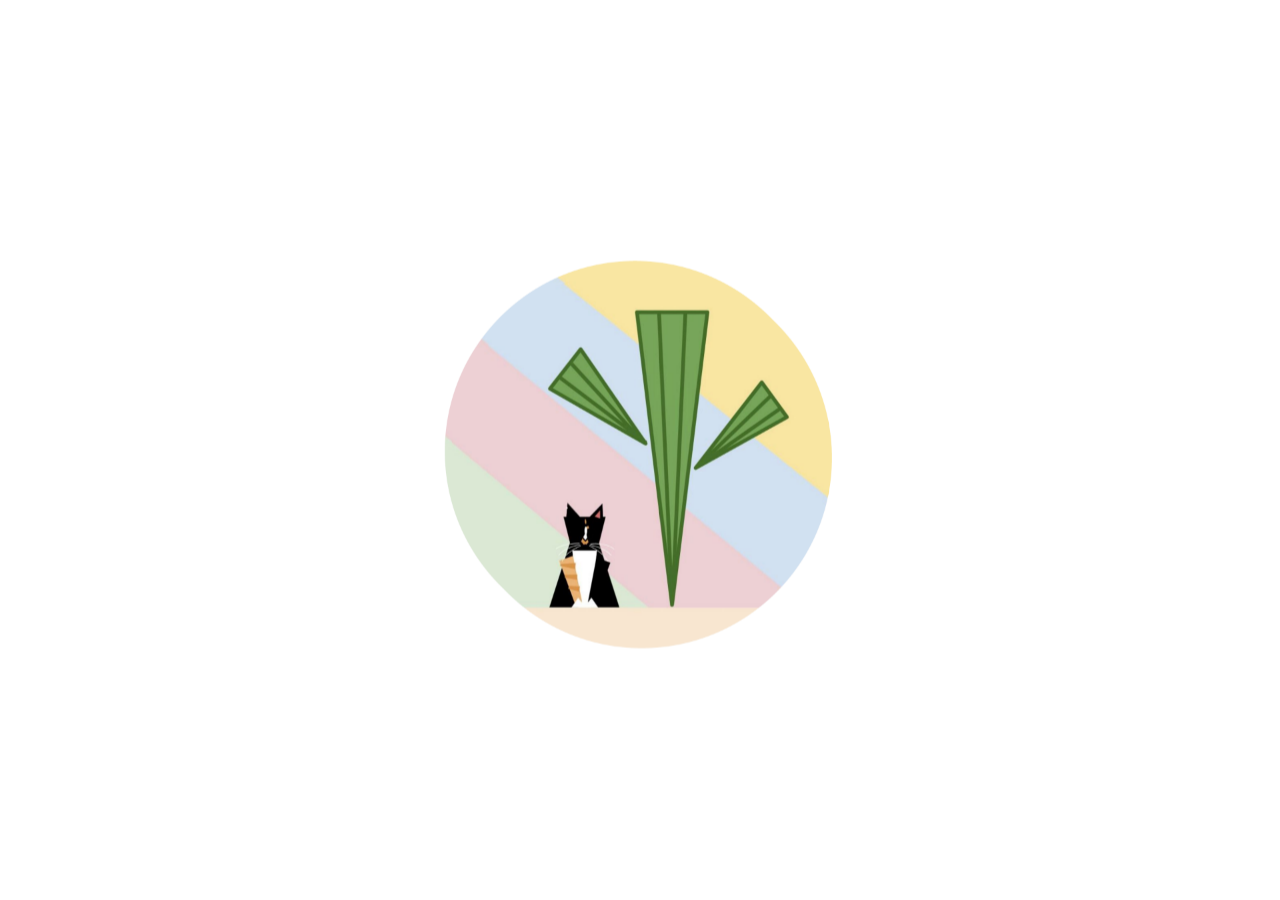
<file: index.html>
<!doctype html>
<html lang="en">
<head>
 <meta charset="utf-8">
 <meta name="viewport" content="width=device-width, initial-scale=1">
 <meta name="color-scheme" content="light">
 <title>Cookie’s Cacti — Tap a cactus!</title>
 <link rel="preload" as="image" type="image/webp" href="assets/logo.webp" fetchpriority="high">
 <link rel="stylesheet" href="style.css?v=20261016-prompt-hold">
 <link rel="preload" as="image" type="image/webp" href="assets/cookie/cookie_front.webp">
 <link rel="preload" as="image" type="image/webp" href="assets/cookie/cookie_left.webp">
 <link rel="preload" as="image" type="image/webp" href="assets/cookie/cookie_right.webp">
 <script defer src="loading.js"></script>
 <script defer src="vendor/matter.min.js"></script>
 <script defer src="scene.js?v=20261016-prompt-hold"></script>
 <script defer src="app.js?v=20261016-prompt-hold"></script>
</head>
<body>
 <main id="experience" data-phase="logo" aria-label="Cookie’s Cacti interactive shelves">
  <div id="flip-card" class="flip-card">
  <div id="logo-layer" class="logo-layer">
   <picture><source srcset="assets/logo.webp" type="image/webp">
   <img id="logo" elementtiming="brand-logo" src="assets/logo.png" width="1200" height="1171" alt="Cookie’s Cacti" fetchpriority="high" draggable="false"></picture>
   <button id="logo-wake" type="button" aria-label="Play with Cookie and the cacti" hidden disabled></button>
   <p id="fallback-note" hidden>Cookie’s taking a catnap. Please try again later.</p>
   <noscript><p>Cookie’s Cacti — enable JavaScript to play.</p></noscript>
  </div>
  <section id="scene-layer" class="scene-layer" aria-hidden="true" inert>
   <div id="stage" class="stage" aria-label="Cookie and eight cactus pots">
    <canvas id="canvas" aria-hidden="true"></canvas>
    <div id="targets" class="targets" aria-label="Cactus pots"></div>
   </div>
   <p id="completion-message" class="completion-message" role="status" aria-live="polite" hidden><span id="completion-line1">Cookie strikes again!</span><span id="completion-line2" hidden></span></p>
   <div class="message-area">
    <p id="message" role="status" aria-live="polite">Psst... tap a cactus!</p>
    <div class="reset-slot"><button id="reset" type="button" hidden><span class="reset-face"><svg class="replay-icon" width="18" height="18" viewBox="0 0 24 24" fill="none" stroke="currentColor" stroke-width="2.5" stroke-linecap="round" stroke-linejoin="round" aria-hidden="true" focusable="false"><path d="M3 10a9 9 0 1 1 2.64 6.36M3 4v6h6"/></svg><span id="reset-label">Make another mess</span></span></button></div>
   </div>
  </section>
  </div>
 </main>
</body>
</html>
</file>
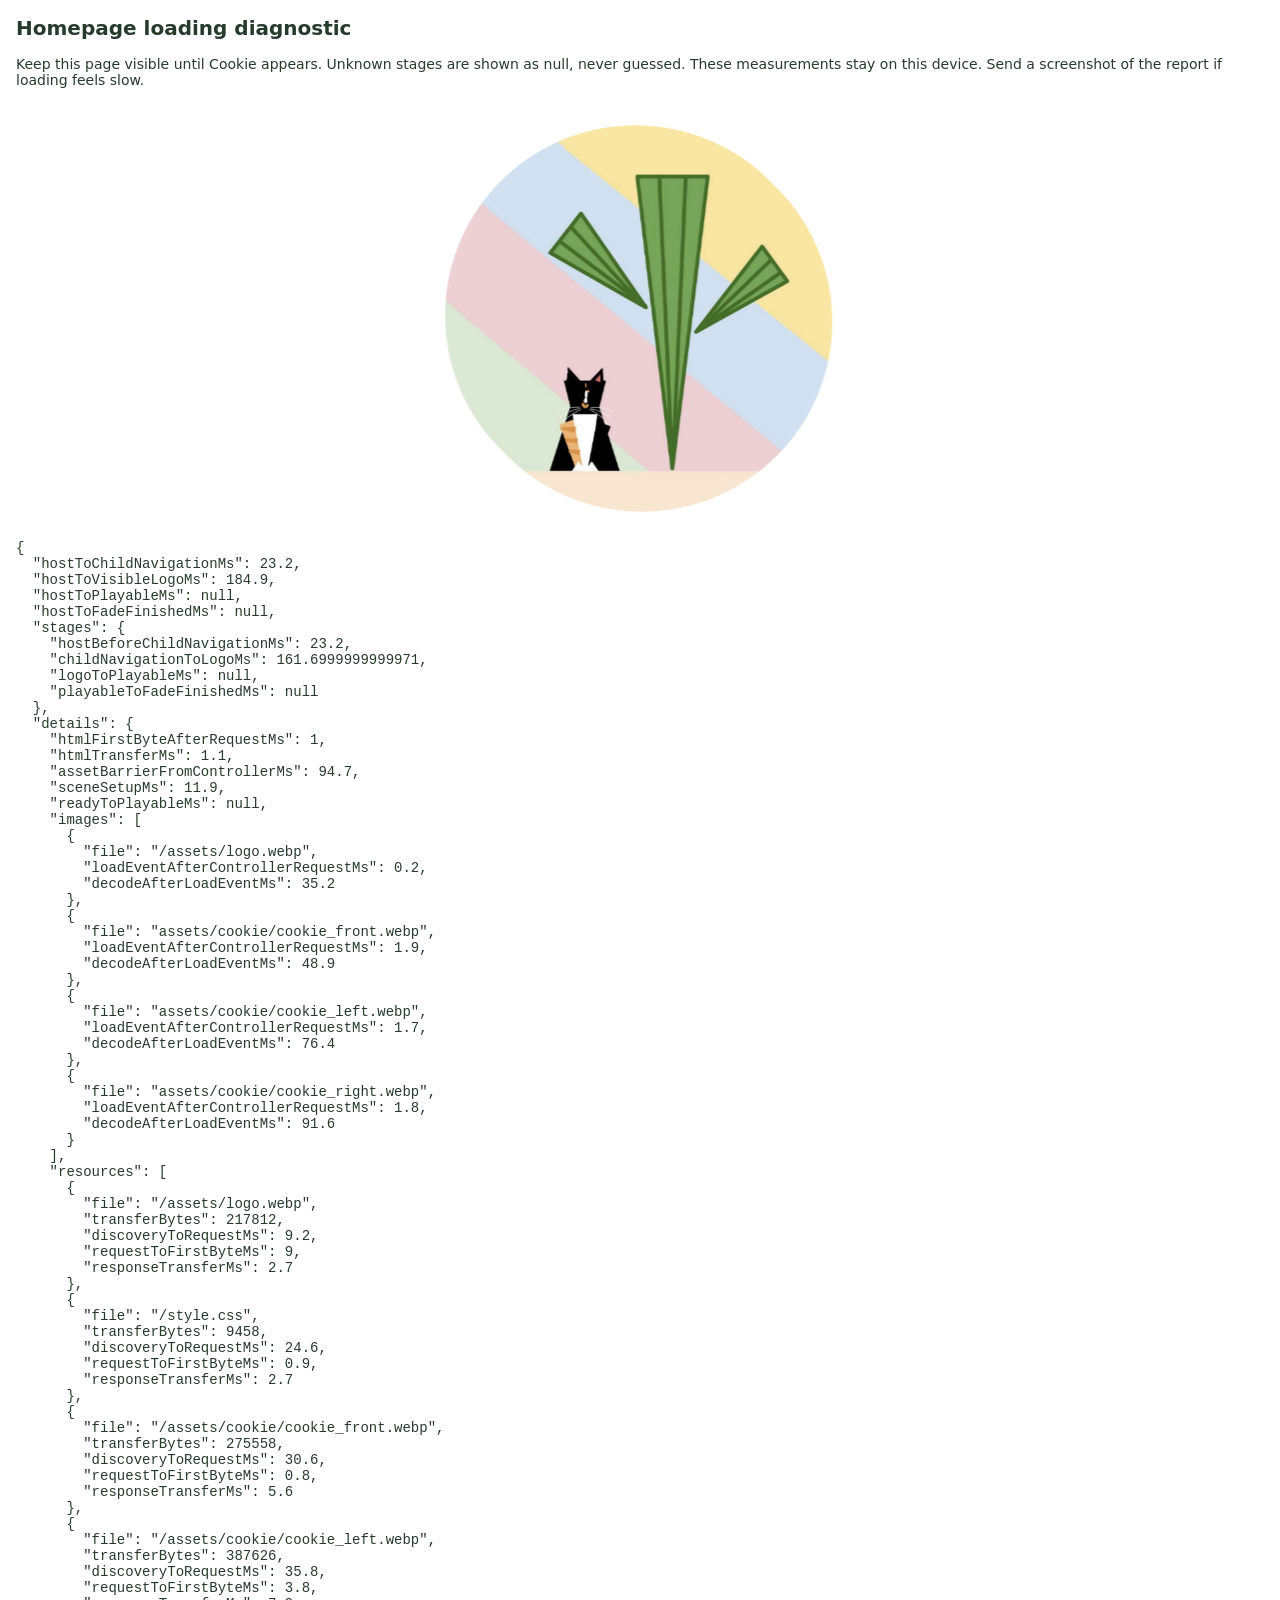
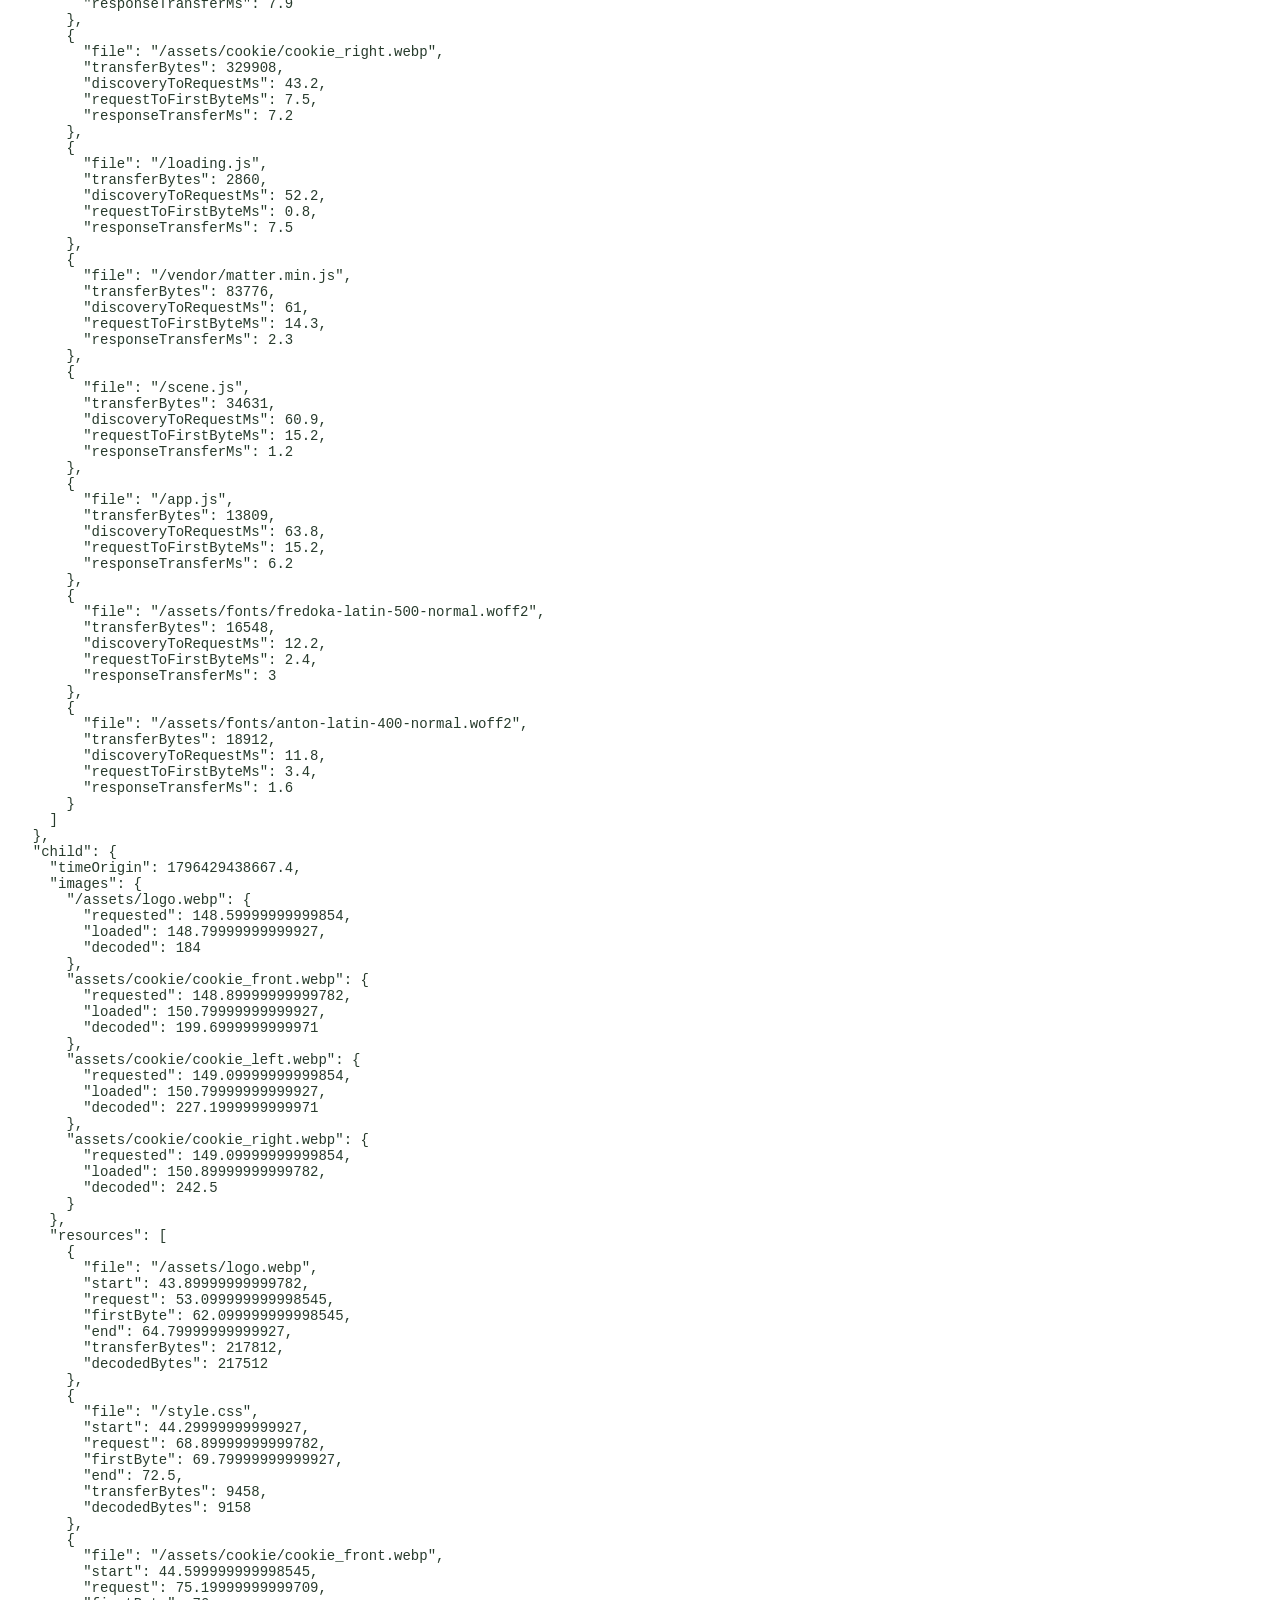
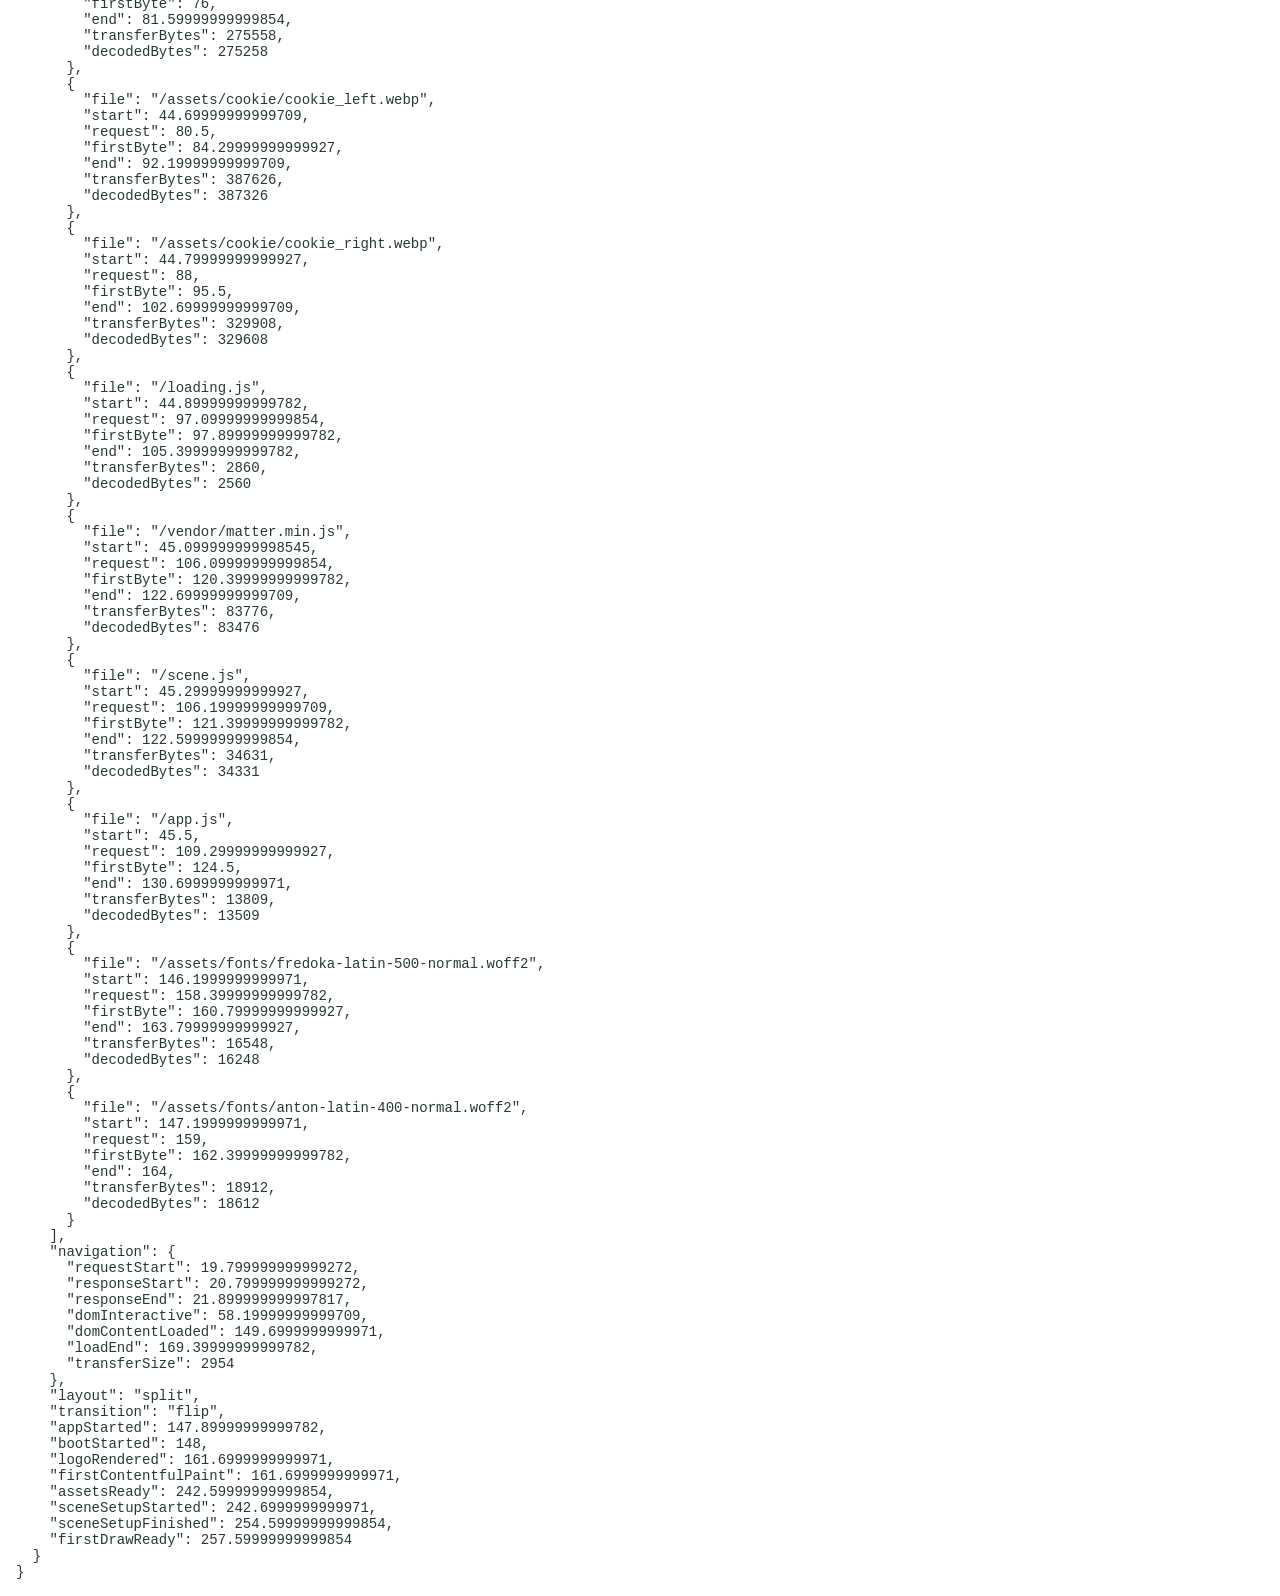
<file: diagnostics/index.html>
<!doctype html><html lang="en"><head><meta charset="utf-8"><meta name="viewport" content="width=device-width,initial-scale=1">
<title>Homepage loading diagnostic</title><style>body{margin:0;color:#273b2c;font:14px system-ui}h1,p,pre{margin:16px}h1{font-size:20px}iframe{display:block;width:100%;height:420px;border:0}pre{white-space:pre-wrap;overflow-wrap:anywhere}</style></head><body>
<h1>Homepage loading diagnostic</h1><p>Keep this page visible until Cookie appears. Unknown stages are shown as null, never guessed. These measurements stay on this device. Send a screenshot of the report if loading feels slow.</p>
<iframe src="../" title="Cookie’s Cacti loading test"></iframe><pre id="report">Waiting for the scene…</pre>
<script src="../loading-report.js"></script>
<script>
const frame=document.querySelector('iframe'),report=document.getElementById('report');
let checks=0;
const poll=setInterval(()=>{checks++;if(checks>=120)clearInterval(poll);
 try{const raw=frame.contentDocument.querySelector('#experience')?.dataset.startup;if(!raw)return;
  const child=JSON.parse(raw);
  report.textContent=JSON.stringify({...CookieLoadingReport.summarize(child,performance.timeOrigin),child},null,2);
  if(child.fadeFinished || checks>=120)clearInterval(poll);
 }catch(error){report.textContent='Diagnostic cannot read this frame: '+error.message;clearInterval(poll)}
 if(checks>=120)clearInterval(poll);
},250);
</script></body></html>
</file>
<file: style.css>
*{box-sizing:border-box}
:root{color-scheme:light;font-family:system-ui,-apple-system,BlinkMacSystemFont,"Segoe UI",sans-serif;color:#435c49;background:white}
html,body{margin:0;width:100%;height:100%;overflow:hidden}
body{display:grid;place-items:center}
[hidden]{display:none!important}
#experience{width:min(100%,640px);height:100%;position:relative;isolation:isolate;background:#fff;overflow:hidden}
.logo-layer,.scene-layer{position:absolute;left:50%;top:50%;transform:translate(-50%,-50%);width:100%;height:100%;transition:opacity .7s ease-in-out}
.logo-layer{z-index:2;display:flex;flex-direction:column;align-items:center;justify-content:center;gap:12px;opacity:1;pointer-events:none}
.logo-layer picture{display:contents}
.logo-layer img{display:block;max-width:calc(100% - 24px);max-height:calc(100% - 24px);width:400px;height:auto;object-fit:contain}
.logo-layer p{margin:0 16px;text-align:center;font-size:13px;line-height:1.4}
[data-phase="failed"] .logo-layer{opacity:1;visibility:visible;transition:none}
.scene-layer{visibility:hidden;opacity:0;border-radius:18px;overflow:hidden;isolation:isolate}
[data-phase="fading"] .logo-layer,[data-phase="playing"] .logo-layer,[data-phase="complete"] .logo-layer{opacity:0}
[data-phase="playing"] .logo-layer,[data-phase="complete"] .logo-layer{visibility:hidden}
[data-phase="fading"] .scene-layer,[data-phase="playing"] .scene-layer,[data-phase="complete"] .scene-layer{visibility:visible;opacity:1}
.stage{position:relative;width:100%;height:100%;overflow:hidden;touch-action:pan-y pinch-zoom;user-select:none;-webkit-user-select:none;-webkit-tap-highlight-color:transparent}
canvas{display:block;width:100%;height:100%}
.targets{position:absolute;inset:0;pointer-events:none}
.pot-target{position:absolute;padding:0;border:0;border-radius:12px;background:transparent;pointer-events:none;color:transparent}
.pot-target:focus-visible{outline:3px solid #49653b;outline-offset:-2px;background:#ffffff35}
.message-area{position:absolute;left:8px;right:8px;bottom:4px;display:flex;flex-direction:column;align-items:center;justify-content:center;gap:0;min-height:28px;padding:2px 8px;border-radius:12px;background:transparent;color:#435c49;pointer-events:none}
#message{margin:0;font-size:14px;line-height:20px;font-weight:500;letter-spacing:.02em;text-align:center}
/* Keep the instruction's space stable; only accepted attacks dismiss it. */
[data-prompt-dismissed="true"] #message{opacity:0;visibility:hidden;transition:opacity 600ms ease,visibility 0s linear 600ms}
@media(prefers-reduced-motion:reduce){[data-prompt-dismissed="true"] #message{transition:none}}

[data-phase="complete"] .message-area{top:var(--replay-center-y);bottom:auto;transform:translateY(-50%);padding:2px 8px}
.completion-message{position:absolute;left:12px;right:12px;top:12px;margin:0;text-align:center;color:#435c49;font:500 16px/24px system-ui,sans-serif;letter-spacing:.02em;pointer-events:none}
.reset-slot{display:none}
[data-phase="complete"] .reset-slot{display:flex;align-items:center;justify-content:center;height:44px}
#reset{width:clamp(140px,calc(var(--scene-width) * .365),172px);height:44px;min-height:44px;padding:5px 0;white-space:nowrap;border:0;border-radius:10px;background:transparent;color:#435c49;font:500 clamp(12px,calc(var(--scene-width) * .03),13px) system-ui,sans-serif;cursor:pointer;touch-action:manipulation;pointer-events:auto}
.reset-face{display:flex;align-items:center;justify-content:center;gap:4px;width:100%;height:34px;padding:3px 4px;border:1px solid #70866b;border-radius:10px;background:#f5e8b5;pointer-events:none;font:inherit}
#reset:hover .reset-face{background:#fff0c6}
#reset:focus-visible{outline:3px solid #49653b;outline-offset:1px}
@media(prefers-reduced-motion:reduce){.logo-layer,.scene-layer{transition:none!important}}

/* Default fade keeps its original layout; only flip gets a rigid 3D parent. */
.flip-card{display:contents}
#experience[data-transition="flip"]{perspective:1200px}
[data-transition="flip"] .flip-card{display:block;position:absolute;left:50%;top:50%;width:100%;height:100%;transform:translate(-50%,-50%) rotateY(0deg);transform-origin:center;transform-style:preserve-3d;transition:none}
/* Faces never animate independently, including during initial JS setup. */
[data-transition="flip"] .logo-layer,[data-transition="flip"] .scene-layer{backface-visibility:hidden;-webkit-backface-visibility:hidden;transform-origin:center;transition:none;opacity:1;z-index:auto}
[data-transition="flip"] .logo-layer{transform:translate(-50%,-50%) rotateY(0deg)}
[data-transition="flip"] .scene-layer{visibility:visible;transform:translate(-50%,-50%) rotateY(180deg)}
[data-transition="flip"][data-phase="fading"] .flip-card{transform:translate(-50%,-50%) rotateY(180deg);transition:transform .8s cubic-bezier(.45,0,.2,1)}
[data-transition="flip"][data-phase="playing"] .flip-card,[data-transition="flip"][data-phase="complete"] .flip-card{transform:translate(-50%,-50%) rotateY(180deg)}
[data-transition="flip"][data-phase="failed"] .flip-card{transform:translate(-50%,-50%);transition:none}
[data-transition="flip"][data-phase="failed"] .scene-layer{visibility:hidden}
@media(prefers-reduced-motion:reduce){
 #experience[data-transition="flip"]{perspective:none}
 [data-transition="flip"] .flip-card{transform-style:flat}
 [data-transition="flip"] .flip-card,[data-transition="flip"][data-phase="fading"] .flip-card,[data-transition="flip"][data-phase="playing"] .flip-card,[data-transition="flip"][data-phase="complete"] .flip-card,[data-transition="flip"] .logo-layer,[data-transition="flip"] .scene-layer{transform:translate(-50%,-50%);transition:none!important}
 [data-transition="flip"][data-phase="logo"] .scene-layer{visibility:hidden}
}

/* Opt-in typography comparison. This face is fetched only when selected. */
@font-face{font-family:"Cookie Rounded";src:url("assets/fonts/fredoka-latin-500-normal.woff2") format("woff2");font-style:normal;font-weight:500;font-display:swap}
[data-type="rounded"] #message,[data-type="rounded"] #reset,[data-type="rounded"] .completion-message{font-family:"Cookie Rounded",system-ui,sans-serif;font-weight:500;letter-spacing:.01em}
[data-type="rounded"] .completion-message{font-size:19px;line-height:26px;top:calc(19% - 13px)}

/* Reversible dramatic finish; the normal page and rounded comparison stay intact. */
.replay-icon{display:none;flex:none;pointer-events:none}
@font-face{font-family:"Cookie Poster";src:url("assets/fonts/anton-latin-400-normal.woff2") format("woff2");font-style:normal;font-weight:400;font-display:swap}
[data-finish="dramatic"] .completion-message{top:10px;left:12px;right:12px;height:calc(var(--scene-height) * .38 - 20px);display:flex;flex-direction:column;align-items:center;justify-content:center;gap:0;font-family:"Cookie Poster",Impact,"Arial Narrow",sans-serif;font-size:clamp(28px,calc(var(--scene-width) * .13),84px);font-weight:400;line-height:.95;letter-spacing:.015em}
[data-finish="dramatic"] #completion-line1,[data-finish="dramatic"] #completion-line2{display:block;white-space:nowrap}
[data-finish="dramatic"] #completion-line2{font-size:1.28em;line-height:.95;letter-spacing:.04em}
[data-finish="dramatic"] #reset .reset-face{border:2px solid #49653b;background:#f0ca6e;box-shadow:0 3px 0 #49653b;transition:transform 80ms ease,box-shadow 80ms ease}
[data-finish="dramatic"] #reset .replay-icon{display:block;width:14px;height:14px}
[data-finish="dramatic"] #reset:hover .reset-face{background:#f6d782}
[data-finish="dramatic"] #reset:active .reset-face{transform:translateY(2px);box-shadow:0 1px 0 #49653b}
[data-finish="dramatic"] #reset:focus-visible{outline:3px solid #435c49;outline-offset:2px}
@media(prefers-reduced-motion:reduce){[data-finish="dramatic"] #reset .reset-face{transition:none}}

/* If the local poster font is unavailable, keep every letter inside the frame. */
[data-finish="dramatic"][data-poster="fallback"] .completion-message{font-family:"Cookie Rounded",system-ui,sans-serif;font-size:clamp(22px,calc(var(--scene-width) * .095),60px);font-weight:500;letter-spacing:0}

/* Opt-in idle return: the same rigid card rotates back, with no new backdrop. */
[data-phase="returning"] .logo-layer,[data-phase="idleLogo"] .logo-layer{opacity:1;visibility:visible}
[data-phase="returning"] .scene-layer{visibility:visible;opacity:0}
[data-phase="idleLogo"] .scene-layer{visibility:hidden;opacity:0}
[data-transition="flip"][data-phase="returning"] .flip-card{transform:translate(-50%,-50%) rotateY(0deg);transition:transform .8s cubic-bezier(.45,0,.2,1)}
[data-transition="flip"][data-phase="returning"] .scene-layer{opacity:1}
#logo-wake{position:absolute;inset:0;border:0;border-radius:18px;background:transparent;cursor:pointer;pointer-events:auto;touch-action:pan-y pinch-zoom}
#logo-wake:focus-visible{outline:3px solid #49653b;outline-offset:-5px}
@media(prefers-reduced-motion:reduce){
 [data-transition="flip"][data-phase="returning"] .flip-card,[data-transition="flip"][data-phase="idleLogo"] .flip-card{transform:translate(-50%,-50%);transition:none!important}
 [data-transition="flip"][data-phase="returning"] .scene-layer{visibility:hidden}
}
</file>
